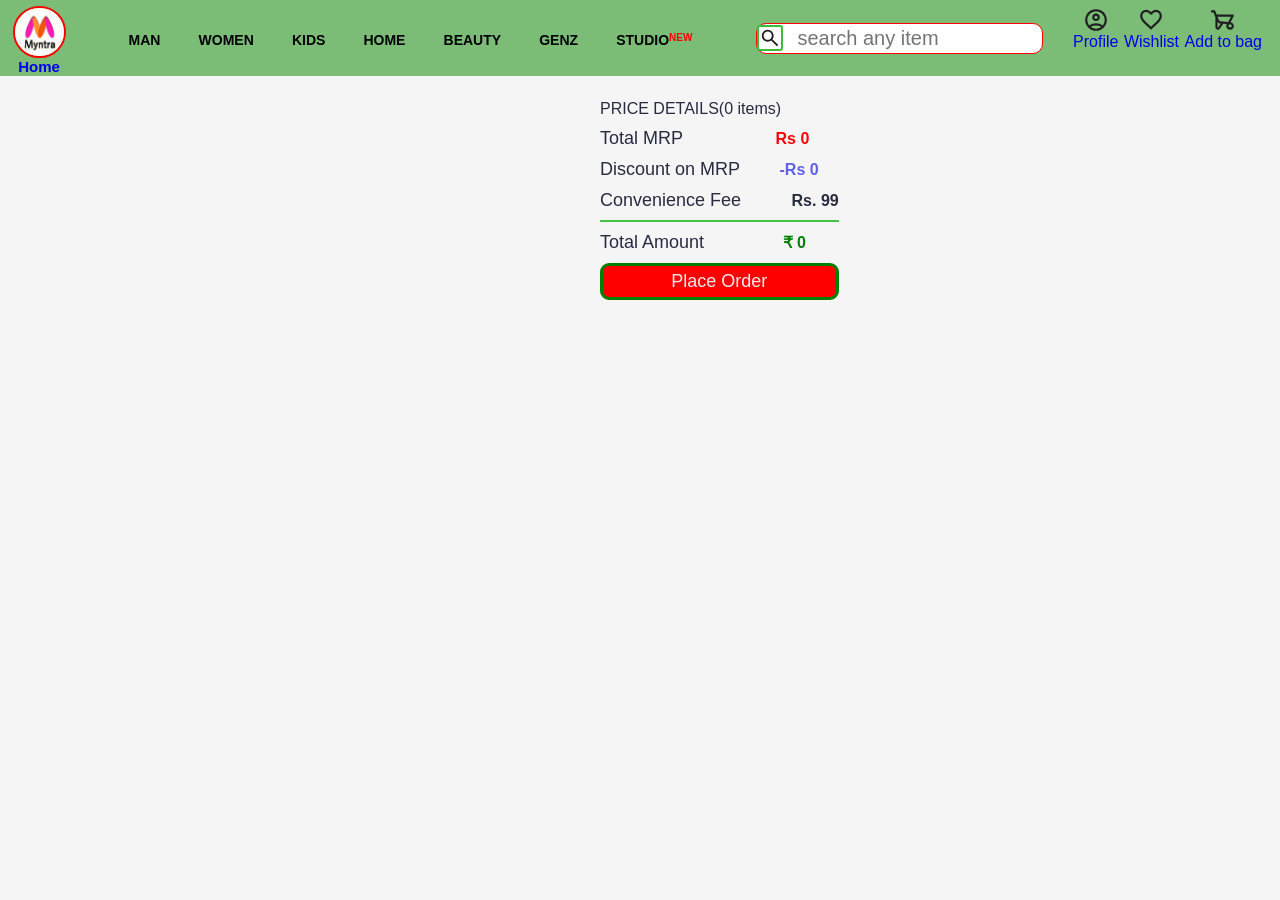
<file: bag_items.html>
<!DOCTYPE html>
<html lang="en">

<head>
   <meta charset="UTF-8">
   <meta name="viewport" content="width=device-width, initial-scale=1.0">
   <title>myntra shopping</title>
   <link rel="stylesheet" href="style.css">
   <link rel="stylesheet" href="bag_page_style.css">
   <link rel="stylesheet"
      href="https://fonts.googleapis.com/css2?family=Material+Symbols+Outlined:opsz,wght,FILL,GRAD@20..48,100..700,0..1,-50..200&icon_names=search" />
</head>

<body>
   <header class="bagsid">
      <div class="logo">
         <a href="index.html"><img src="imagepng/image.png" class="myntralogo">
            <h1>Home</h1>
         </a>
      </div>
      <div class="nav" id="hidden">
         <a href="#">MAN</a>
         <a href="#">WOMEN</a>
         <a href="#">KIDS</a>
         <a href="#">HOME</a>
         <a href="#">BEAUTY</a>
         <a href="#">GENZ</a>
         <a href="#">STUDIO<sup style="color: red;">NEW</sup></a>
      </div>
      <div class="search">
         <svg xmlns="http://www.w3.org/2000/svg" height="26px" viewBox="0 -960 960 960" width="26px" fill="#1f1f1f">
            <path
               d="M784-120 532-372q-30 24-69 38t-83 14q-109 0-184.5-75.5T120-580q0-109 75.5-184.5T380-840q109 0 184.5 75.5T640-580q0 44-14 83t-38 69l252 252-56 56ZM380-400q75 0 127.5-52.5T560-580q0-75-52.5-127.5T380-760q-75 0-127.5 52.5T200-580q0 75 52.5 127.5T380-400Z" />
         </svg>
         <input type="text" placeholder="search any item" id="searchbox">
      </div>
      <div class="action">
         <a href="profile.html"><svg xmlns="http://www.w3.org/2000/svg" height="26px" viewBox="0 -960 960 960"
               width="26px" fill="#1f1f1f">
               <path
                  d="M234-276q51-39 114-61.5T480-360q69 0 132 22.5T726-276q35-41 54.5-93T800-480q0-133-93.5-226.5T480-800q-133 0-226.5 93.5T160-480q0 59 19.5 111t54.5 93Zm246-164q-59 0-99.5-40.5T340-580q0-59 40.5-99.5T480-720q59 0 99.5 40.5T620-580q0 59-40.5 99.5T480-440Zm0 360q-83 0-156-31.5T197-197q-54-54-85.5-127T80-480q0-83 31.5-156T197-763q54-54 127-85.5T480-880q83 0 156 31.5T763-763q54 54 85.5 127T880-480q0 83-31.5 156T763-197q-54 54-127 85.5T480-80Zm0-80q53 0 100-15.5t86-44.5q-39-29-86-44.5T480-280q-53 0-100 15.5T294-220q39 29 86 44.5T480-160Zm0-360q26 0 43-17t17-43q0-26-17-43t-43-17q-26 0-43 17t-17 43q0 26 17 43t43 17Zm0-60Zm0 360Z" />
            </svg> Profile</a>
         <a href="#"><svg xmlns="http://www.w3.org/2000/svg" height="26px" viewBox="0 -960 960 960" width="26px"
               fill="#1f1f1f">
               <path
                  d="m480-120-58-52q-101-91-167-157T150-447.5Q111-500 95.5-544T80-634q0-94 63-157t157-63q52 0 99 22t81 62q34-40 81-62t99-22q94 0 157 63t63 157q0 46-15.5 90T810-447.5Q771-395 705-329T538-172l-58 52Zm0-108q96-86 158-147.5t98-107q36-45.5 50-81t14-70.5q0-60-40-100t-100-40q-47 0-87 26.5T518-680h-76q-15-41-55-67.5T300-774q-60 0-100 40t-40 100q0 35 14 70.5t50 81q36 45.5 98 107T480-228Zm0-273Z" />
            </svg>Wishlist</a>
         <a href="#" id="add"><svg xmlns="http://www.w3.org/2000/svg" height="26px" viewBox="0 -960 960 960"
               width="26px" fill="#1f1f1f">
               <path
                  d="M292-120q-38 0-65-27.5T200-213v-371l-73-176H40v-80h141l66 160h591q23 0 35 19t1 39L760-399q51 8 85.5 47t34.5 92q0 58-40.5 99T741-120q-59 0-99.5-41T601-260q0-20 5-37t14-33l-131-12-120 180q-13 20-33.5 31T292-120Zm382-285 99-195H280l50 120q8 20 25.5 33.5T396-431l278 26ZM293-201q2 0 9-5l97-144q-49-5-77-23.5T280-412v200q0 5 4 8t9 3Zm447 1q26 0 43-17.5t17-42.5q0-26-17-43t-43-17q-25 0-42.5 17T680-260q0 25 17.5 42.5T740-200Zm-66-205-278-26 278 26Z" />
            </svg>Add to bag
            <span id="bag_item_count">0</span>
         </a>

      </div>
   </header>
   <main>
      <div class="bag_page">
         <div class="bag_item">

         </div>

         <div class="bag_summary">
         </div>
      </div>
   </main>
   



   <script src="data.js"></script>
   <script src="function.js"></script>
   <script src="bag_item.js"></script>
</body>

</html>
</file>
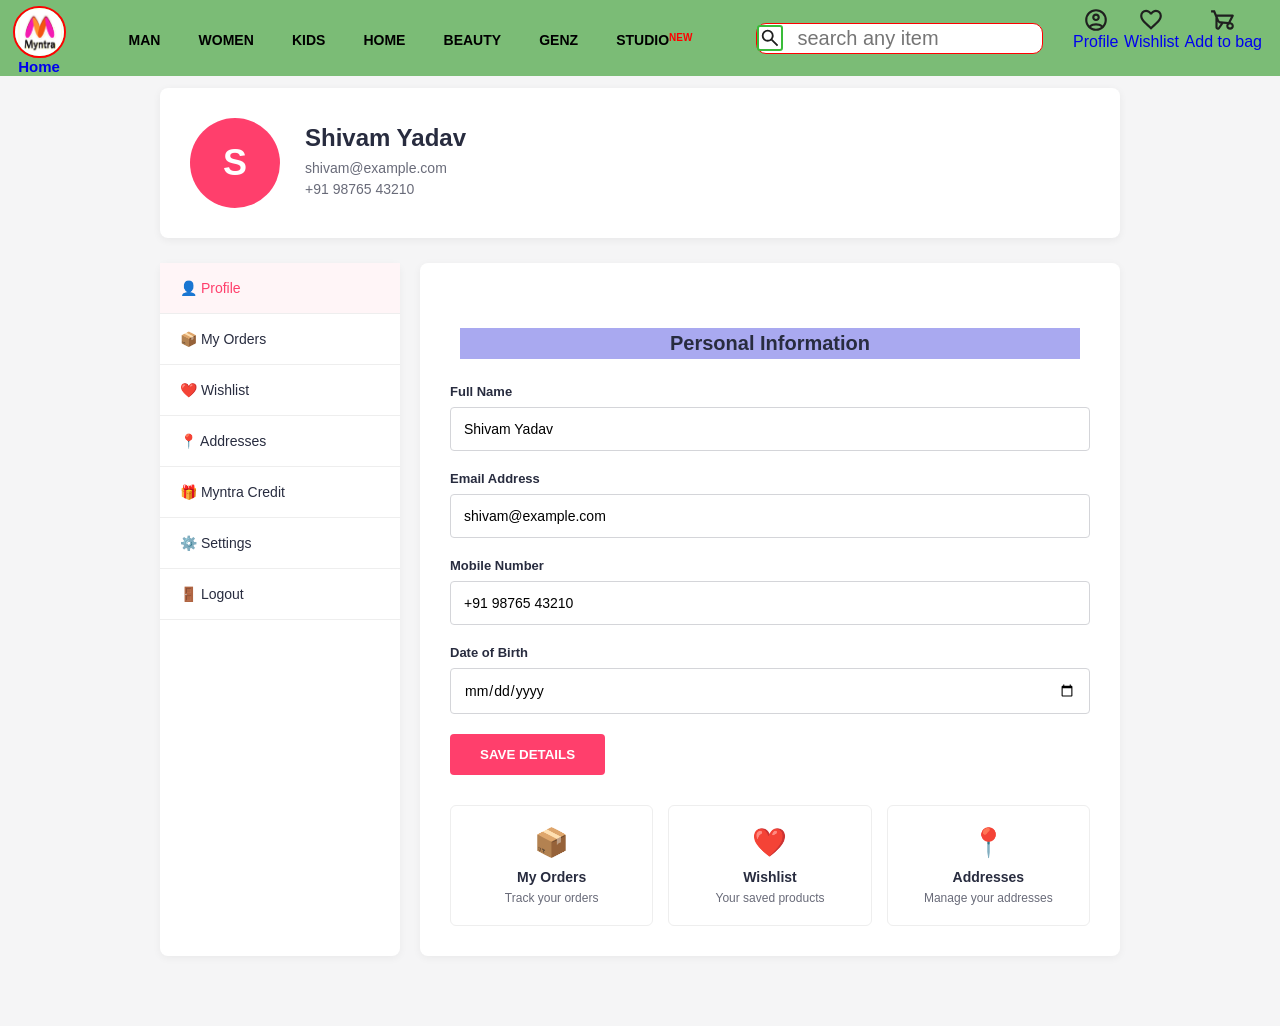
<file: profile.html>
<!DOCTYPE html>
<html lang="en">

<head>
   <meta charset="UTF-8">
   <meta name="viewport" content="width=device-width, initial-scale=1.0">
   <title>myntra shopping</title>
   <link rel="stylesheet" href="style.css">
   <link rel="stylesheet" href="style.css">
   <link rel="stylesheet"
      href="https://fonts.googleapis.com/css2?family=Material+Symbols+Outlined:opsz,wght,FILL,GRAD@20..48,100..700,0..1,-50..200&icon_names=search" />
</head>

<body>
   <header>
      <div class="logo">
         <a href="index.html"><img src="imagepng/image.png" class="myntralogo">
            <h1>Home</h1>
         </a>
      </div>
      <div class="nav" id="hidden">
         <a href="#">MAN</a>
         <a href="#">WOMEN</a>
         <a href="#">KIDS</a>
         <a href="#">HOME</a>
         <a href="#">BEAUTY</a>
         <a href="#">GENZ</a>
         <a href="#">STUDIO<sup style="color: red;">NEW</sup></a>
      </div>
      <div class="search">
         <svg xmlns="http://www.w3.org/2000/svg" height="26px" viewBox="0 -960 960 960" width="26px" fill="#1f1f1f">
            <path
               d="M784-120 532-372q-30 24-69 38t-83 14q-109 0-184.5-75.5T120-580q0-109 75.5-184.5T380-840q109 0 184.5 75.5T640-580q0 44-14 83t-38 69l252 252-56 56ZM380-400q75 0 127.5-52.5T560-580q0-75-52.5-127.5T380-760q-75 0-127.5 52.5T200-580q0 75 52.5 127.5T380-400Z" />
         </svg>
         <input type="text" placeholder="search any item" id="searchbox">
      </div>
      <div class="action">
         <a href="#"><svg xmlns="http://www.w3.org/2000/svg" height="26px" viewBox="0 -960 960 960" width="26px"
               fill="#1f1f1f">
               <path
                  d="M234-276q51-39 114-61.5T480-360q69 0 132 22.5T726-276q35-41 54.5-93T800-480q0-133-93.5-226.5T480-800q-133 0-226.5 93.5T160-480q0 59 19.5 111t54.5 93Zm246-164q-59 0-99.5-40.5T340-580q0-59 40.5-99.5T480-720q59 0 99.5 40.5T620-580q0 59-40.5 99.5T480-440Zm0 360q-83 0-156-31.5T197-197q-54-54-85.5-127T80-480q0-83 31.5-156T197-763q54-54 127-85.5T480-880q83 0 156 31.5T763-763q54 54 85.5 127T880-480q0 83-31.5 156T763-197q-54 54-127 85.5T480-80Zm0-80q53 0 100-15.5t86-44.5q-39-29-86-44.5T480-280q-53 0-100 15.5T294-220q39 29 86 44.5T480-160Zm0-360q26 0 43-17t17-43q0-26-17-43t-43-17q-26 0-43 17t-17 43q0 26 17 43t43 17Zm0-60Zm0 360Z" />
            </svg> Profile</a>
         <a href="#"><svg xmlns="http://www.w3.org/2000/svg" height="26px" viewBox="0 -960 960 960" width="26px"
               fill="#1f1f1f">
               <path
                  d="m480-120-58-52q-101-91-167-157T150-447.5Q111-500 95.5-544T80-634q0-94 63-157t157-63q52 0 99 22t81 62q34-40 81-62t99-22q94 0 157 63t63 157q0 46-15.5 90T810-447.5Q771-395 705-329T538-172l-58 52Zm0-108q96-86 158-147.5t98-107q36-45.5 50-81t14-70.5q0-60-40-100t-100-40q-47 0-87 26.5T518-680h-76q-15-41-55-67.5T300-774q-60 0-100 40t-40 100q0 35 14 70.5t50 81q36 45.5 98 107T480-228Zm0-273Z" />
            </svg>Wishlist</a>
         <a href="bag_items.html" id="add"><svg xmlns="http://www.w3.org/2000/svg" height="26px"
               viewBox="0 -960 960 960" width="26px" fill="#1f1f1f">
               <path
                  d="M292-120q-38 0-65-27.5T200-213v-371l-73-176H40v-80h141l66 160h591q23 0 35 19t1 39L760-399q51 8 85.5 47t34.5 92q0 58-40.5 99T741-120q-59 0-99.5-41T601-260q0-20 5-37t14-33l-131-12-120 180q-13 20-33.5 31T292-120Zm382-285 99-195H280l50 120q8 20 25.5 33.5T396-431l278 26ZM293-201q2 0 9-5l97-144q-49-5-77-23.5T280-412v200q0 5 4 8t9 3Zm447 1q26 0 43-17.5t17-42.5q0-26-17-43t-43-17q-25 0-42.5 17T680-260q0 25 17.5 42.5T740-200Zm-66-205-278-26 278 26Z" />
            </svg>Add to bag
            <span id="bag_item_count">0</span>
         </a>

      </div>
   </header>
   ```html
   <!DOCTYPE html>
   <html lang="en">

   <head>
      <meta charset="UTF-8">
      <meta name="viewport" content="width=device-width, initial-scale=1.0">
      <title>My Profile</title>

      <style>
         * {
            margin: 0;
            padding: 0;
            box-sizing: border-box;
            font-family: Arial, sans-serif;
         }

         body {
            background: #f5f5f6;
            color: #282c3f;
         }

         .profile-page {
            max-width: 1000px;
            margin: 50px auto;
            padding: 20px;
         }

         .profile-header {
            background: white;
            padding: 30px;
            display: flex;
            align-items: center;
            gap: 25px;
            border-radius: 8px;
            box-shadow: 0 2px 8px rgba(0, 0, 0, 0.06);
         }

         .profile-image {
            width: 90px;
            height: 90px;
            border-radius: 50%;
            background: #ff3f6c;
            color: white;
            display: flex;
            align-items: center;
            justify-content: center;
            font-size: 36px;
            font-weight: bold;
         }

         .profile-info h1 {
            font-size: 24px;
            margin-bottom: 8px;
         }

         .profile-info p {
            color: #696b79;
            margin: 5px 0;
            font-size: 14px;
         }

         .profile-content {
            display: grid;
            grid-template-columns: 240px 1fr;
            gap: 20px;
            margin-top: 25px;
         }

         .sidebar,
         .details {
            background: white;
            border-radius: 8px;
            box-shadow: 0 2px 8px rgba(0, 0, 0, 0.05);
         }

         .sidebar a {
            display: block;
            padding: 17px 20px;
            text-decoration: none;
            color: #282c3f;
            border-bottom: 1px solid #eee;
            font-size: 14px;
         }

         .sidebar a:hover,
         .sidebar a.active {
            color: #ff3f6c;
            background: #fff5f7;
         }

         .details {
            padding: 30px;
         }

         .details h2 {
            font-size: 20px;
            margin-bottom: 25px;
         }

         .form-group {
            margin-bottom: 20px;
         }

         .form-group label {
            display: block;
            font-size: 13px;
            font-weight: bold;
            margin-bottom: 8px;
         }

         .form-group input {
            width: 100%;
            padding: 13px;
            border: 1px solid #d4d5d9;
            border-radius: 4px;
            outline: none;
            font-size: 14px;
         }

         .form-group input:focus {
            border-color: #ff3f6c;
         }

         .save-btn {
            background: #ff3f6c;
            color: white;
            border: none;
            padding: 13px 30px;
            border-radius: 4px;
            cursor: pointer;
            font-weight: bold;
         }

         .save-btn:hover {
            background: #e7335f;
         }

         .account-options {
            margin-top: 30px;
            display: grid;
            grid-template-columns: repeat(3, 1fr);
            gap: 15px;
         }

         .option-card {
            border: 1px solid #eee;
            padding: 20px;
            text-align: center;
            border-radius: 6px;
            cursor: pointer;
         }

         .option-card:hover {
            border-color: #ff3f6c;
         }

         .option-card .icon {
            font-size: 28px;
            margin-bottom: 10px;
         }

         .option-card h3 {
            font-size: 14px;
            margin-bottom: 6px;
         }

         .option-card p {
            font-size: 12px;
            color: #696b79;
         }

         @media (max-width: 700px) {
            .profile-content {
               grid-template-columns: 1fr;
            }

            .profile-header {
               padding: 20px;
            }

            .account-options {
               grid-template-columns: 1fr;
            }

            .profile-page {
               margin: 20px auto;
            }
         }
      </style>
   </head>

   <body>

      <div class="profile-page">

         <!-- Profile Header -->
         <div class="profile-header">
            <div class="profile-image">S</div>

            <div class="profile-info">
               <h1>Shivam Yadav</h1>
               <p>shivam@example.com</p>
               <p>+91 98765 43210</p>
            </div>
         </div>

         <div class="profile-content">

            <!-- Sidebar -->
            <div class="sidebar">
               <a href="#" class="active">👤 Profile</a>
               <a href="#">📦 My Orders</a>
               <a href="#">❤️ Wishlist</a>
               <a href="#">📍 Addresses</a>
               <a href="#">🎁 Myntra Credit</a>
               <a href="#">⚙️ Settings</a>
               <a href="#">🚪 Logout</a>
            </div>

            <!-- Profile Details -->
            <div class="details">

               <h2>Personal Information</h2>

               <div class="form-group">
                  <label>Full Name</label>
                  <input type="text" value="Shivam Yadav">
               </div>

               <div class="form-group">
                  <label>Email Address</label>
                  <input type="email" value="shivam@example.com">
               </div>

               <div class="form-group">
                  <label>Mobile Number</label>
                  <input type="tel" value="+91 98765 43210">
               </div>

               <div class="form-group">
                  <label>Date of Birth</label>
                  <input type="date">
               </div>

               <button class="save-btn">SAVE DETAILS</button>

               <!-- Quick Options -->
               <div class="account-options">

                  <div class="option-card">
                     <div class="icon">📦</div>
                     <h3>My Orders</h3>
                     <p>Track your orders</p>
                  </div>

                  <div class="option-card">
                     <div class="icon">❤️</div>
                     <h3>Wishlist</h3>
                     <p>Your saved products</p>
                  </div>

                  <div class="option-card">
                     <div class="icon">📍</div>
                     <h3>Addresses</h3>
                     <p>Manage your addresses</p>
                  </div>

               </div>

            </div>
         </div>

      </div>

   </body>

   </html>







   <script src="data.js"></script>
   <script src="function.js"></script>
   <script src="bag_item.js"></script>
</body>

</html>
</file>
<file: style.css>
* {
    margin: 0px;
    padding: 0px;

}

/*HEADER*/

header {
    display: flex;
    background: rgb(123, 188, 118);
    justify-content: space-around;
    align-items: center;
    position: fixed;
    width: 100%;
}

@media screen and (min-width:52px) and (max-width:950px) {
    * {
        margin: 0px;
        padding: 0px;
    }

    header {
        height: 70px;
        width: 100%;
        display: flex;
        background-color: rgb(142, 205, 212);
    }

    a .myntralogo {
        min-height: 35px;
        min-width: 35px;

        border: 2px solid rgb(21, 193, 21);
    }

    #hidden {
        display: none;
    }

    .search {
        display: flex;
        background: #ffffff;
        border-radius: 10px;
        border: 1px solid rgb(220, 33, 33);
    }

    .search svg {
        display: none;
    }

    .search input {
        min-width: 50px;
        width: 60%;
        min-height: 45px;
        border-radius: 17px;
        text-align: center;
        outline: none;
    }

    .action {
        display: flex;
        min-width: 200px;
        justify-content: space-evenly;
        align-items: center;
    }

    .action a {
        display: flex;
        align-items: center;

    }

    #add {
        text-decoration: none;
        display: flex;
        flex-direction: column;
        margin-top: 20px;
    }


    #bag_item_count {
        background: red;
        white-space: nowrap;
        text-align: center;
        line-height: 15px;
        height: 18px;
        padding: 0 6px;
        position: relative;
        border-radius: 50%;
        font-size: 12px;
        color: #fff;
        left: 13px;
        top: -52px;
        font-weight: 700;
    }
}

.myntralogo {
    height: 52px;
    width: 53px;
    border: 2px solid red;
    border-radius: 30px;
    display: flex;
    margin-top: 10%;
}

.logo h1 {
    font-size: 15px;
    display: flex;
    justify-content: center;

}

.logo a {
    text-decoration: none;
}

.nav a {
    text-decoration: none;
    color: black;
    font-size: 14px;
    margin-top: 2px;
    font-weight: 800;
    display: flex;
    border-bottom: 3px solid rgb(123, 188, 118);
    padding: 25px 0px;
}

.nav a:hover {
    border-bottom: 3px solid red;
}

.nav {
    display: flex;
    min-width: 380px;
    width: 50%;
    justify-content: space-evenly;
    margin-top: 5px;
}

.nav a sup {
    font-size: 10px;
}

#searchbox {
    padding: 3px;
    text-align: center;
    border: none;
    border-radius: 5px;
    display: flex;
    font-size: 20px;
    font-weight: 400;

}

.material-symbols-outlined {
    background: #ffffff;
    border: 2px solid red;
    border-radius: 8px;
}

.search {
    display: flex;
    background: #ffffff;
    border-radius: 10px;
    border: 1px solid red;

}

.search input {
    min-width: 60px;
    width: 60%;
}

.action {
    display: flex;
    min-width: 200px;
    justify-content: space-evenly;

}

.action a {
    text-decoration: none;
    display: flex;
    align-items: center;
    flex-direction: column;

}

.search svg {
    border: 2px solid rgb(57, 188, 57);
    margin-top: 1px;
    cursor: pointer;
    border-radius: 3px;
}

#bag_item_count {
    background: red;
    white-space: nowrap;
    text-align: center;
    line-height: 18px;
    height: 18px;
    padding: 0 6px;
    position: relative;
    border-radius: 50%;
    font-size: 12px;
    color: #fff;
    left: 13px;
    top: -52px;
    font-weight: 700;
}

/*MAIN banner image*/

#banner {
    margin-top: 100px;
    width: 100%;
}

/* ITEM Product*/
.items {
    width: 100%;
    display: flex;
    flex-wrap: wrap;
    justify-content: space-around;
}

h2 {
    margin: 10px;
    margin-top: 35px;
    background: rgb(169, 169, 240);
    display: flex;
    justify-content: center;
    padding: 4px 4px;
}

.item_container {
    width: 170px;
    margin: 7px;
}

#image {
    width: 170px;
    height: 230px;

}

#image:hover {
    width: 180px;
    height: 240px;
}

.rating {
    font-weight: 600;
}

.margin {
    margin-top: 7px;
}

.company_name {
    font-size: 18px;
    margin-top: 3px;
}

.item_name {
    font-weight: 700;
}

.price {
    font-weight: 700;
    padding-top: 1px;
}

#original_price {
    text-decoration: line-through;
    color: red;
}

#add_to_bag {
    width: 100%;
    margin-top: 6px;
    height: 30px;
    font-size: 18px;
    background: rgb(127, 209, 127);
    border-radius: 6px;
    cursor: pointer;
}

/*Footer style*/


.footer {
    background: #ffffff;
    color: #555;
    padding: 45px 7% 20px;
    font-family: Arial, sans-serif;
    border-top: 1px solid #eee;
    
}

.footer-container {
    max-width: 1200px;
    margin: auto;
    display: grid;
    grid-template-columns: repeat(4, 1fr);
    gap: 40px;
}

.footer-column h3 {
    font-size: 13px;
    color: #282c3f;
    margin-bottom: 18px;
}

.footer-column a {
    display: block;
    color: #696b79;
    text-decoration: none;
    font-size: 13px;
    margin-bottom: 12px;
}

.footer-column a:hover {
    color: #ff3f6c;
}

.footer-column p {
    font-size: 13px;
    line-height: 1.6;
    margin-bottom: 15px;
}

.app-buttons {
    display: flex;
    gap: 10px;
    flex-wrap: wrap;
}

.app-buttons a {
    background: #282c3f;
    color: white;
    padding: 10px 14px;
    border-radius: 4px;
    margin: 0;
}

.social-title {
    margin-top: 25px;
}

.social-links {
    display: flex;
    gap: 15px;
    flex-wrap: wrap;
}

.social-links a {
    margin: 0;
}

.footer-bottom {
    max-width: 1200px;
    margin: 35px auto 0;
    padding-top: 20px;
    border-top: 1px solid #ddd;
    text-align: center;
    font-size: 12px;
    color: #888;
}

@media (max-width: 768px) {
    .footer-container {
        grid-template-columns: repeat(2, 1fr);
        gap: 30px;
    }
}

@media (max-width: 480px) {
    .footer-container {
        grid-template-columns: 1fr;
    }
}

 
    * {
      margin: 0px;
      padding: 0;
      box-sizing: border-box;
      font-family: Arial, sans-serif;
    }

    body {
      background: #f5f5f6;
      color: #282c3f;
    }

    .profile-page {
      max-width: 1000px;
      margin: 50px auto;
      padding: 20px;
    }

    .profile-header {
      background: white;
      padding: 30px;
      display: flex;
      align-items: center;
      gap: 25px;
      border-radius: 8px;
      box-shadow: 0 2px 8px rgba(0, 0, 0, 0.06);
    }

    .profile-image {
      width: 90px;
      height: 90px;
      border-radius: 50%;
      background: #ff3f6c;
      color: white;
      display: flex;
      align-items: center;
      justify-content: center;
      font-size: 36px;
      font-weight: bold;
    }

    .profile-info h1 {
      font-size: 24px;
      margin-bottom: 8px;
    }

    .profile-info p {
      color: #696b79;
      margin: 5px 0;
      font-size: 14px;
    }

    .profile-content {
      display: grid;
      grid-template-columns: 240px 1fr;
      gap: 20px;
      margin-top: 25px;
    }

    .sidebar,
    .details {
      background: white;
      border-radius: 8px;
      box-shadow: 0 2px 8px rgba(0, 0, 0, 0.05);
    }

    .sidebar a {
      display: block;
      padding: 17px 20px;
      text-decoration: none;
      color: #282c3f;
      border-bottom: 1px solid #eee;
      font-size: 14px;
    }

    .sidebar a:hover,
    .sidebar a.active {
      color: #ff3f6c;
      background: #fff5f7;
    }

    .details {
      padding: 30px;
    }

    .details h2 {
      font-size: 20px;
      margin-bottom: 25px;
    }

    .form-group {
      margin-bottom: 20px;
    }

    .form-group label {
      display: block;
      font-size: 13px;
      font-weight: bold;
      margin-bottom: 8px;
    }

    .form-group input {
      width: 100%;
      padding: 13px;
      border: 1px solid #d4d5d9;
      border-radius: 4px;
      outline: none;
      font-size: 14px;
    }

    .form-group input:focus {
      border-color: #ff3f6c;
    }

    .save-btn {
      background: #ff3f6c;
      color: white;
      border: none;
      padding: 13px 30px;
      border-radius: 4px;
      cursor: pointer;
      font-weight: bold;
    }

    .save-btn:hover {
      background: #e7335f;
    }

    .account-options {
      margin-top: 30px;
      display: grid;
      grid-template-columns: repeat(3, 1fr);
      gap: 15px;
    }

    .option-card {
      border: 1px solid #eee;
      padding: 20px;
      text-align: center;
      border-radius: 6px;
      cursor: pointer;
    }

    .option-card:hover {
      border-color: #ff3f6c;
    }

    .option-card .icon {
      font-size: 28px;
      margin-bottom: 10px;
    }

    .option-card h3 {
      font-size: 14px;
      margin-bottom: 6px;
    }

    .option-card p {
      font-size: 12px;
      color: #696b79;
    }

    @media (max-width: 700px) {
      .profile-content {
        grid-template-columns: 1fr;
      }

      .profile-header {
        padding: 20px;
      }

      .account-options {
        grid-template-columns: 1fr;
      }

      .profile-page {
        margin: 20px auto;
      }
    }
</file>
<file: bag_page_style.css>
*{
    margin: 0px;
    padding: 0px;
}
.bag_page{
    display: grid;
    
}
 
 
 .bag_items_container{
    margin-top: 100px;
    margin-left: 30px;
    display:flex;
    gap: 20px;
 }
 
 .bag_item{
    display: grid;
    
   
 }
 .return_period{
    font-size: large;
    margin-top: 3px;
 }
 .return_days{
    font-weight: 700;
    color: rgb(33, 167, 33);
 }
 .delivery_details{
      margin-top: 5px;
      font-size: large;
 }
 .delivery_date{
     color: rgb(16, 16, 198);
 }
 .remove_from_cart{
    margin-top: 4px;
    font-size: 20px;
    margin-left: 40px;
    cursor: pointer;
 }
 .bag_summary{
    margin-top: 100px;
    margin-left: 600px;
    height: 200px;
    display: flex;  
    position: fixed;
 }
 .item_detail{
    min-width:70px;
    font-size: large;
 }
 .place_order{
    background: red;
    color: rgb(242, 234, 234);
    font-size: large;
    border: 3px solid green;
    border-radius: 9px;
    cursor: pointer;
 }
 .bag_item_detail{
     display: grid;
     min-width: 230px;
 }
 .right{
    font-size: large;
    font-weight: 500;
 }
 hr{
    height: 0px;
    border: 1px solid rgba(50, 190, 50,0.9);
    
 }
 .mrp{
     margin-left: 88px;
     font-weight: 600;
     color: red;
 }
 .discount{
  margin-left: 35px;
font-weight: 600;
color: rgb(96, 96, 232);
 }
 .convenience{
  margin-left: 46px;
  font-weight: 600;
 }
 .total_amount{
  margin-left: 74px;
  font-weight: 600;
  color: green;
 }
</file>
